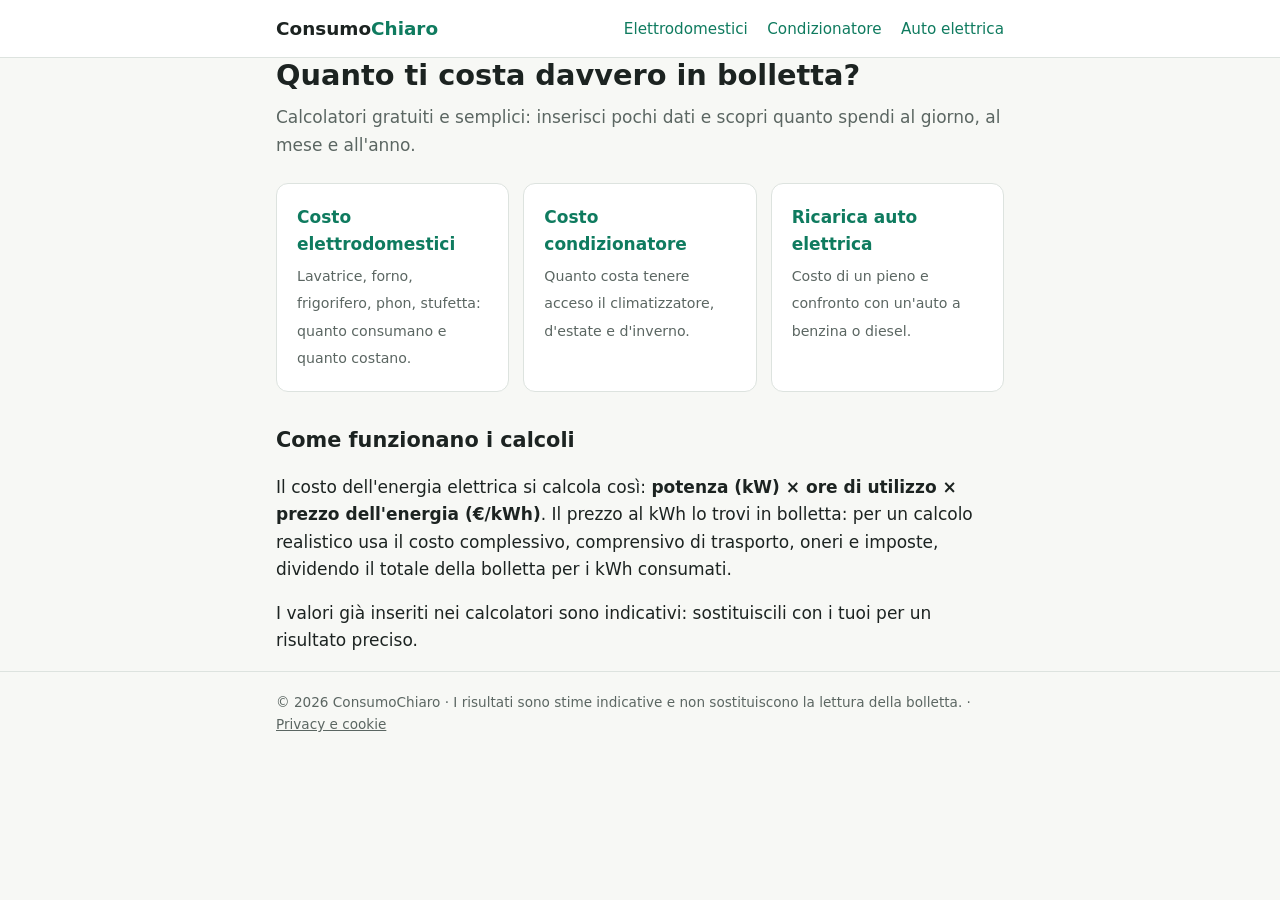
<file: index.html>
<!doctype html>
<html lang="it">
<head>
<meta charset="utf-8">
<meta name="google-site-verification" content="buTVipHKTJgm99zQC0LNwOZ0_ckWbktXVcO5ZFZ9wBU" />
<meta name="viewport" content="width=device-width, initial-scale=1">
<title>Consumo Chiaro – Quanto costa in bolletta</title>
<meta name="description" content="Calcolatori gratuiti per scoprire quanto costano in bolletta elettrodomestici, condizionatore e ricarica dell'auto elettrica.">
<link rel="stylesheet" href="style.css">
</head>
<body>
<header class="site"><div class="wrap">
  <a class="logo" href="index.html">Consumo<span>Chiaro</span></a>
  <nav>
    <a href="elettrodomestici.html">Elettrodomestici</a>
    <a href="condizionatore.html">Condizionatore</a>
    <a href="auto-elettrica.html">Auto elettrica</a>
  </nav>
</div></header>

<main class="wrap">
  <h1>Quanto ti costa davvero in bolletta?</h1>
  <p class="lead">Calcolatori gratuiti e semplici: inserisci pochi dati e scopri quanto spendi al giorno, al mese e all'anno.</p>

  <div class="grid">
    <a class="card tool-link" href="elettrodomestici.html">
      <strong>Costo elettrodomestici</strong>
      <small>Lavatrice, forno, frigorifero, phon, stufetta: quanto consumano e quanto costano.</small>
    </a>
    <a class="card tool-link" href="condizionatore.html">
      <strong>Costo condizionatore</strong>
      <small>Quanto costa tenere acceso il climatizzatore, d'estate e d'inverno.</small>
    </a>
    <a class="card tool-link" href="auto-elettrica.html">
      <strong>Ricarica auto elettrica</strong>
      <small>Costo di un pieno e confronto con un'auto a benzina o diesel.</small>
    </a>
  </div>

  <h2>Come funzionano i calcoli</h2>
  <p>Il costo dell'energia elettrica si calcola così: <b>potenza (kW) × ore di utilizzo × prezzo dell'energia (€/kWh)</b>. Il prezzo al kWh lo trovi in bolletta: per un calcolo realistico usa il costo complessivo, comprensivo di trasporto, oneri e imposte, dividendo il totale della bolletta per i kWh consumati.</p>
  <p>I valori già inseriti nei calcolatori sono indicativi: sostituiscili con i tuoi per un risultato preciso.</p>
</main>

<footer class="site"><div class="wrap">
  © <span id="year"></span> ConsumoChiaro · I risultati sono stime indicative e non sostituiscono la lettura della bolletta. · <a href="privacy.html">Privacy e cookie</a>
</div></footer>
<script src="common.js"></script>
</body>
</html>
</file>
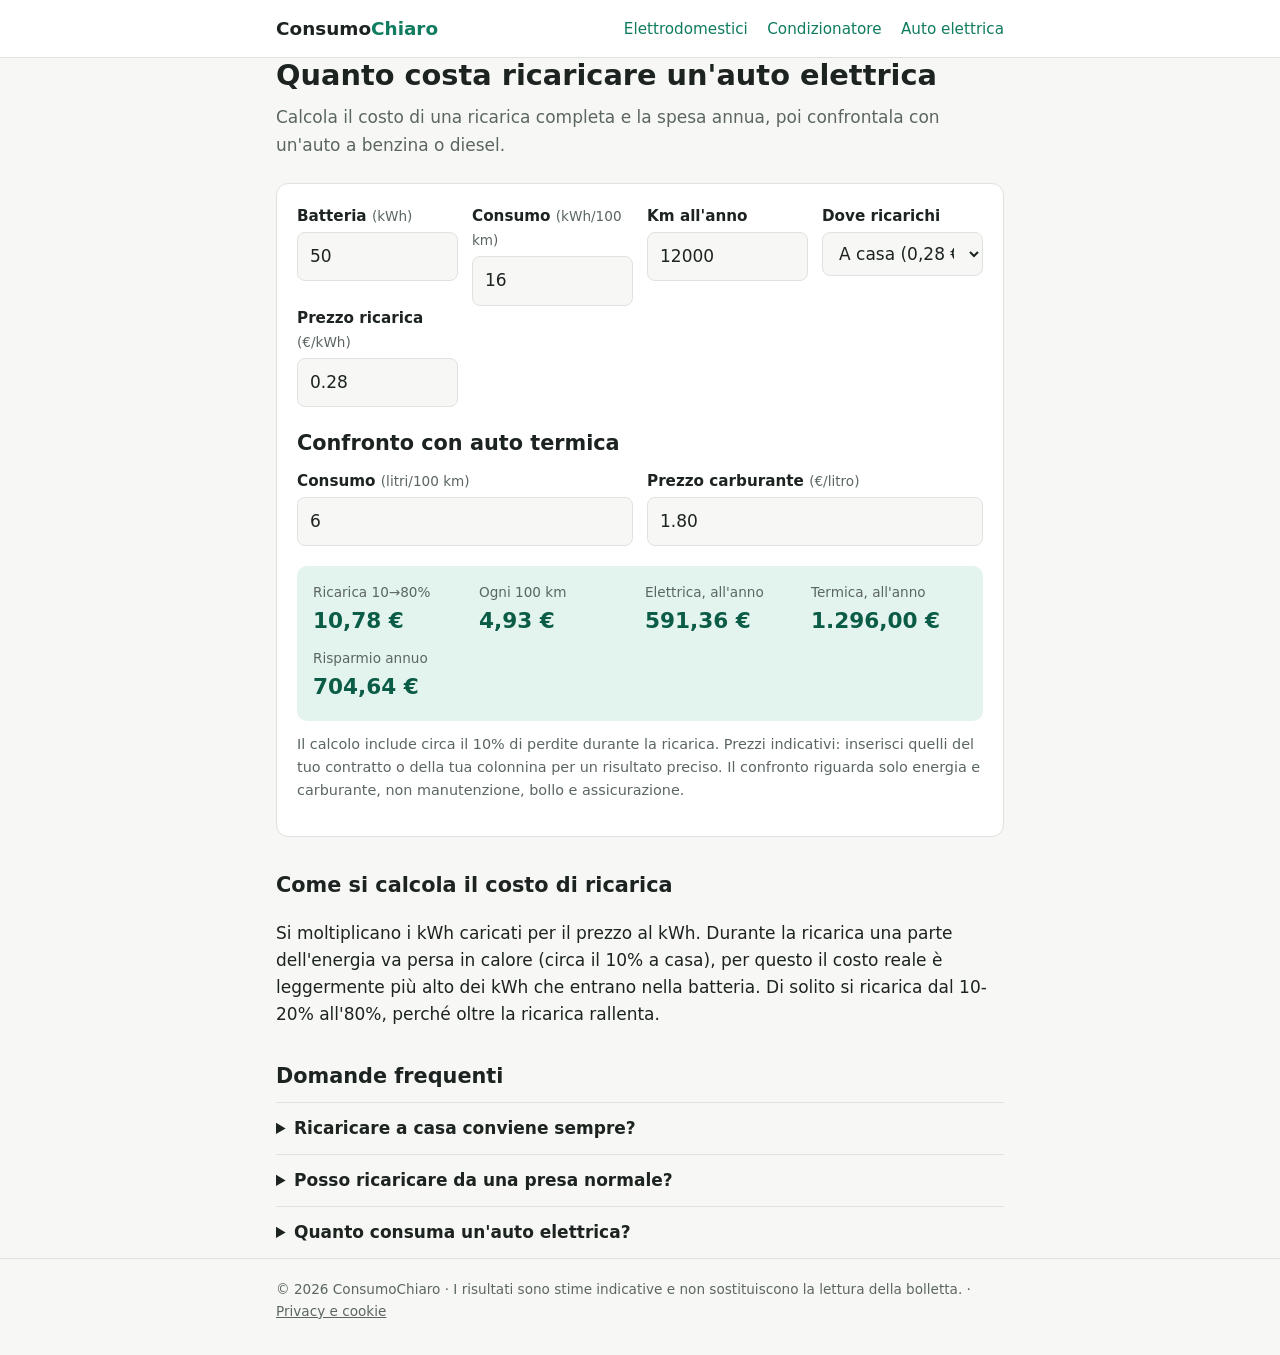
<file: auto-elettrica.html>
<!doctype html>
<html lang="it">
<head>
<meta charset="utf-8">
<meta name="viewport" content="width=device-width, initial-scale=1">
<title>Costo ricarica auto elettrica – Calcolatore e confronto benzina | ConsumoChiaro</title>
<meta name="description" content="Calcola quanto costa ricaricare un'auto elettrica a casa o alle colonnine e confronta la spesa con un'auto a benzina o diesel.">
<link rel="stylesheet" href="style.css">
</head>
<body>
<header class="site"><div class="wrap">
  <a class="logo" href="index.html">Consumo<span>Chiaro</span></a>
  <nav>
    <a href="elettrodomestici.html">Elettrodomestici</a>
    <a href="condizionatore.html">Condizionatore</a>
    <a href="auto-elettrica.html">Auto elettrica</a>
  </nav>
</div></header>

<main class="wrap">
  <h1>Quanto costa ricaricare un'auto elettrica</h1>
  <p class="lead">Calcola il costo di una ricarica completa e la spesa annua, poi confrontala con un'auto a benzina o diesel.</p>

  <form id="f" class="card">
    <div class="row">
      <div>
        <label for="bat">Batteria <span class="hint">(kWh)</span></label>
        <input id="bat" type="number" inputmode="decimal" min="0" step="any" value="50">
      </div>
      <div>
        <label for="cons">Consumo <span class="hint">(kWh/100 km)</span></label>
        <input id="cons" type="number" inputmode="decimal" min="0" step="any" value="16">
      </div>
      <div>
        <label for="km">Km all'anno</label>
        <input id="km" type="number" inputmode="decimal" min="0" step="500" value="12000">
      </div>
      <div>
        <label for="where">Dove ricarichi</label>
        <select id="where">
          <option value="0.28">A casa (0,28 €/kWh)</option>
          <option value="0.55">Colonnina pubblica lenta (0,55 €/kWh)</option>
          <option value="0.75">Colonnina rapida (0,75 €/kWh)</option>
          <option value="custom">Prezzo personalizzato</option>
        </select>
      </div>
      <div>
        <label for="p">Prezzo ricarica <span class="hint">(€/kWh)</span></label>
        <input id="p" type="number" inputmode="decimal" min="0" step="0.01" value="0.28">
      </div>
    </div>

    <h2 style="margin-top:20px">Confronto con auto termica</h2>
    <div class="row">
      <div>
        <label for="fuel">Consumo <span class="hint">(litri/100 km)</span></label>
        <input id="fuel" type="number" inputmode="decimal" min="0" step="any" value="6">
      </div>
      <div>
        <label for="fp">Prezzo carburante <span class="hint">(€/litro)</span></label>
        <input id="fp" type="number" inputmode="decimal" min="0" step="0.01" value="1.80">
      </div>
    </div>

    <div class="results" aria-live="polite">
      <div><small>Ricarica 10→80%</small><b id="r-charge">–</b></div>
      <div><small>Ogni 100 km</small><b id="r-100">–</b></div>
      <div><small>Elettrica, all'anno</small><b id="r-ev">–</b></div>
      <div><small>Termica, all'anno</small><b id="r-ice">–</b></div>
      <div><small>Risparmio annuo</small><b id="r-save">–</b></div>
    </div>
    <p class="note">Il calcolo include circa il 10% di perdite durante la ricarica. Prezzi indicativi: inserisci quelli del tuo contratto o della tua colonnina per un risultato preciso. Il confronto riguarda solo energia e carburante, non manutenzione, bollo e assicurazione.</p>
  </form>

  <h2>Come si calcola il costo di ricarica</h2>
  <p>Si moltiplicano i kWh caricati per il prezzo al kWh. Durante la ricarica una parte dell'energia va persa in calore (circa il 10% a casa), per questo il costo reale è leggermente più alto dei kWh che entrano nella batteria. Di solito si ricarica dal 10-20% all'80%, perché oltre la ricarica rallenta.</p>

  <h2>Domande frequenti</h2>
  <details><summary>Ricaricare a casa conviene sempre?</summary>
    <p>Quasi sempre è l'opzione più economica, soprattutto con una tariffa a fasce ricaricando di notte o con un impianto fotovoltaico. Le colonnine rapide sono comode in viaggio ma costano molto di più.</p></details>
  <details><summary>Posso ricaricare da una presa normale?</summary>
    <p>Sì, ma lentamente (circa 2 kW): una batteria da 50 kWh richiede più di un giorno intero. Una wallbox da 3,7-7,4 kW accorcia molto i tempi; potrebbe servire aumentare la potenza del contatore.</p></details>
  <details><summary>Quanto consuma un'auto elettrica?</summary>
    <p>In media 14-20 kWh ogni 100 km: meno in città, di più in autostrada e d'inverno, quando il riscaldamento e il freddo riducono l'autonomia.</p></details>
</main>

<footer class="site"><div class="wrap">
  © <span id="year"></span> ConsumoChiaro · I risultati sono stime indicative e non sostituiscono la lettura della bolletta. · <a href="privacy.html">Privacy e cookie</a>
</div></footer>
<script src="common.js"></script>
<script>
const where = document.getElementById('where');
where.addEventListener('change', () => {
  if (where.value !== 'custom') document.getElementById('p').value = where.value;
});
document.getElementById('p').addEventListener('input', () => { where.value = 'custom'; });
live('f', () => {
  const LOSS = 1.1;
  const p = val('p');
  const per100 = val('cons') * LOSS * p;
  const evYear = per100 * val('km') / 100;
  const iceYear = val('fuel') * val('fp') * val('km') / 100;
  put('r-charge', euro.format(val('bat') * 0.7 * LOSS * p));
  put('r-100', euro.format(per100));
  put('r-ev', euro.format(evYear));
  put('r-ice', euro.format(iceYear));
  const save = iceYear - evYear;
  put('r-save', (save < 0 ? '−' : '') + euro.format(Math.abs(save)));
});
</script>
</body>
</html>
</file>
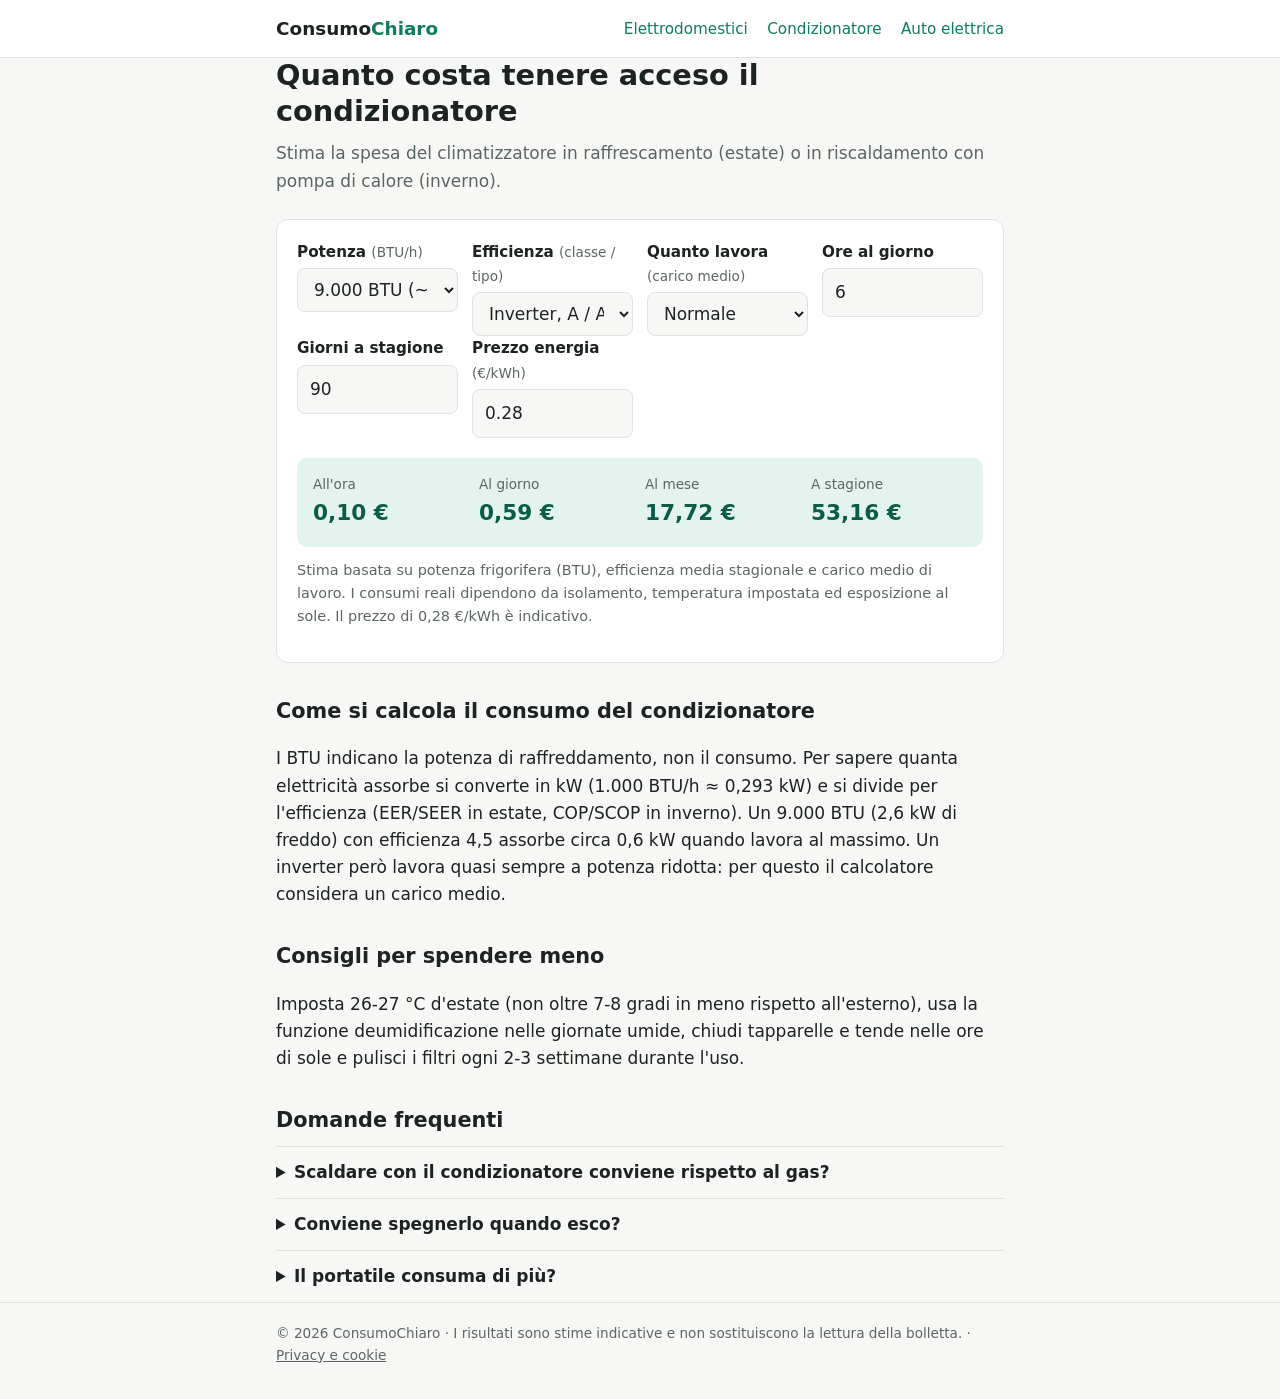
<file: condizionatore.html>
<!doctype html>
<html lang="it">
<head>
<meta charset="utf-8">
<meta name="viewport" content="width=device-width, initial-scale=1">
<title>Quanto consuma un condizionatore – Calcolatore costo | ConsumoChiaro</title>
<meta name="description" content="Calcola quanto costa tenere acceso il condizionatore: inserisci BTU, classe energetica e ore di utilizzo e scopri la spesa al mese e a stagione.">
<link rel="stylesheet" href="style.css">
</head>
<body>
<header class="site"><div class="wrap">
  <a class="logo" href="index.html">Consumo<span>Chiaro</span></a>
  <nav>
    <a href="elettrodomestici.html">Elettrodomestici</a>
    <a href="condizionatore.html">Condizionatore</a>
    <a href="auto-elettrica.html">Auto elettrica</a>
  </nav>
</div></header>

<main class="wrap">
  <h1>Quanto costa tenere acceso il condizionatore</h1>
  <p class="lead">Stima la spesa del climatizzatore in raffrescamento (estate) o in riscaldamento con pompa di calore (inverno).</p>

  <form id="f" class="card">
    <div class="row">
      <div>
        <label for="btu">Potenza <span class="hint">(BTU/h)</span></label>
        <select id="btu">
          <option value="7000">7.000 BTU (~ 15-20 m²)</option>
          <option value="9000" selected>9.000 BTU (~ 20-30 m²)</option>
          <option value="12000">12.000 BTU (~ 30-40 m²)</option>
          <option value="18000">18.000 BTU (~ 40-60 m²)</option>
          <option value="24000">24.000 BTU (~ 60-80 m²)</option>
        </select>
      </div>
      <div>
        <label for="eff">Efficienza <span class="hint">(classe / tipo)</span></label>
        <select id="eff">
          <option value="6">Inverter recente, A++ / A+++</option>
          <option value="4.5" selected>Inverter, A / A+</option>
          <option value="3">Vecchio o non inverter</option>
          <option value="2.2">Portatile</option>
        </select>
      </div>
      <div>
        <label for="load">Quanto lavora <span class="hint">(carico medio)</span></label>
        <select id="load">
          <option value="0.4">Poco (giornate miti)</option>
          <option value="0.6" selected>Normale</option>
          <option value="0.85">Molto (caldo/freddo intenso)</option>
        </select>
      </div>
      <div>
        <label for="h">Ore al giorno</label>
        <input id="h" type="number" inputmode="decimal" min="0" max="24" step="any" value="6">
      </div>
      <div>
        <label for="days">Giorni a stagione</label>
        <input id="days" type="number" inputmode="decimal" min="0" step="1" value="90">
      </div>
      <div>
        <label for="p">Prezzo energia <span class="hint">(€/kWh)</span></label>
        <input id="p" type="number" inputmode="decimal" min="0" step="0.01" value="0.28">
      </div>
    </div>

    <div class="results" aria-live="polite">
      <div><small>All'ora</small><b id="r-hour">–</b></div>
      <div><small>Al giorno</small><b id="r-day">–</b></div>
      <div><small>Al mese</small><b id="r-month">–</b></div>
      <div><small>A stagione</small><b id="r-season">–</b></div>
    </div>
    <p class="note">Stima basata su potenza frigorifera (BTU), efficienza media stagionale e carico medio di lavoro. I consumi reali dipendono da isolamento, temperatura impostata ed esposizione al sole. Il prezzo di 0,28 €/kWh è indicativo.</p>
  </form>

  <h2>Come si calcola il consumo del condizionatore</h2>
  <p>I BTU indicano la potenza di raffreddamento, non il consumo. Per sapere quanta elettricità assorbe si converte in kW (1.000 BTU/h ≈ 0,293 kW) e si divide per l'efficienza (EER/SEER in estate, COP/SCOP in inverno). Un 9.000 BTU (2,6 kW di freddo) con efficienza 4,5 assorbe circa 0,6 kW quando lavora al massimo. Un inverter però lavora quasi sempre a potenza ridotta: per questo il calcolatore considera un carico medio.</p>

  <h2>Consigli per spendere meno</h2>
  <p>Imposta 26-27 °C d'estate (non oltre 7-8 gradi in meno rispetto all'esterno), usa la funzione deumidificazione nelle giornate umide, chiudi tapparelle e tende nelle ore di sole e pulisci i filtri ogni 2-3 settimane durante l'uso.</p>

  <h2>Domande frequenti</h2>
  <details><summary>Scaldare con il condizionatore conviene rispetto al gas?</summary>
    <p>Spesso sì, con un climatizzatore inverter efficiente: produce 3-4 kWh di calore per ogni kWh elettrico consumato. La convenienza dipende dal prezzo di luce e gas e da quanto è freddo dove vivi.</p></details>
  <details><summary>Conviene spegnerlo quando esco?</summary>
    <p>Per assenze brevi (1-2 ore) con un inverter conviene alzare un po' la temperatura invece di spegnerlo. Per assenze lunghe conviene spegnerlo.</p></details>
  <details><summary>Il portatile consuma di più?</summary>
    <p>In genere sì: è meno efficiente di uno split fisso e, avendo il tubo di scarico nella stanza, disperde parte del lavoro fatto.</p></details>
</main>

<footer class="site"><div class="wrap">
  © <span id="year"></span> ConsumoChiaro · I risultati sono stime indicative e non sostituiscono la lettura della bolletta. · <a href="privacy.html">Privacy e cookie</a>
</div></footer>
<script src="common.js"></script>
<script>
live('f', () => {
  const kwCool = val('btu') / 1000 * 0.293;
  const eff = val('eff') || 1;
  const kwIn = kwCool / eff * val('load');
  const p = val('p');
  const h = Math.min(val('h'), 24);
  const hourCost = kwIn * p;
  put('r-hour', euro.format(hourCost));
  put('r-day', euro.format(hourCost * h));
  put('r-month', euro.format(hourCost * h * 30));
  put('r-season', euro.format(hourCost * h * val('days')));
});
</script>
</body>
</html>
</file>
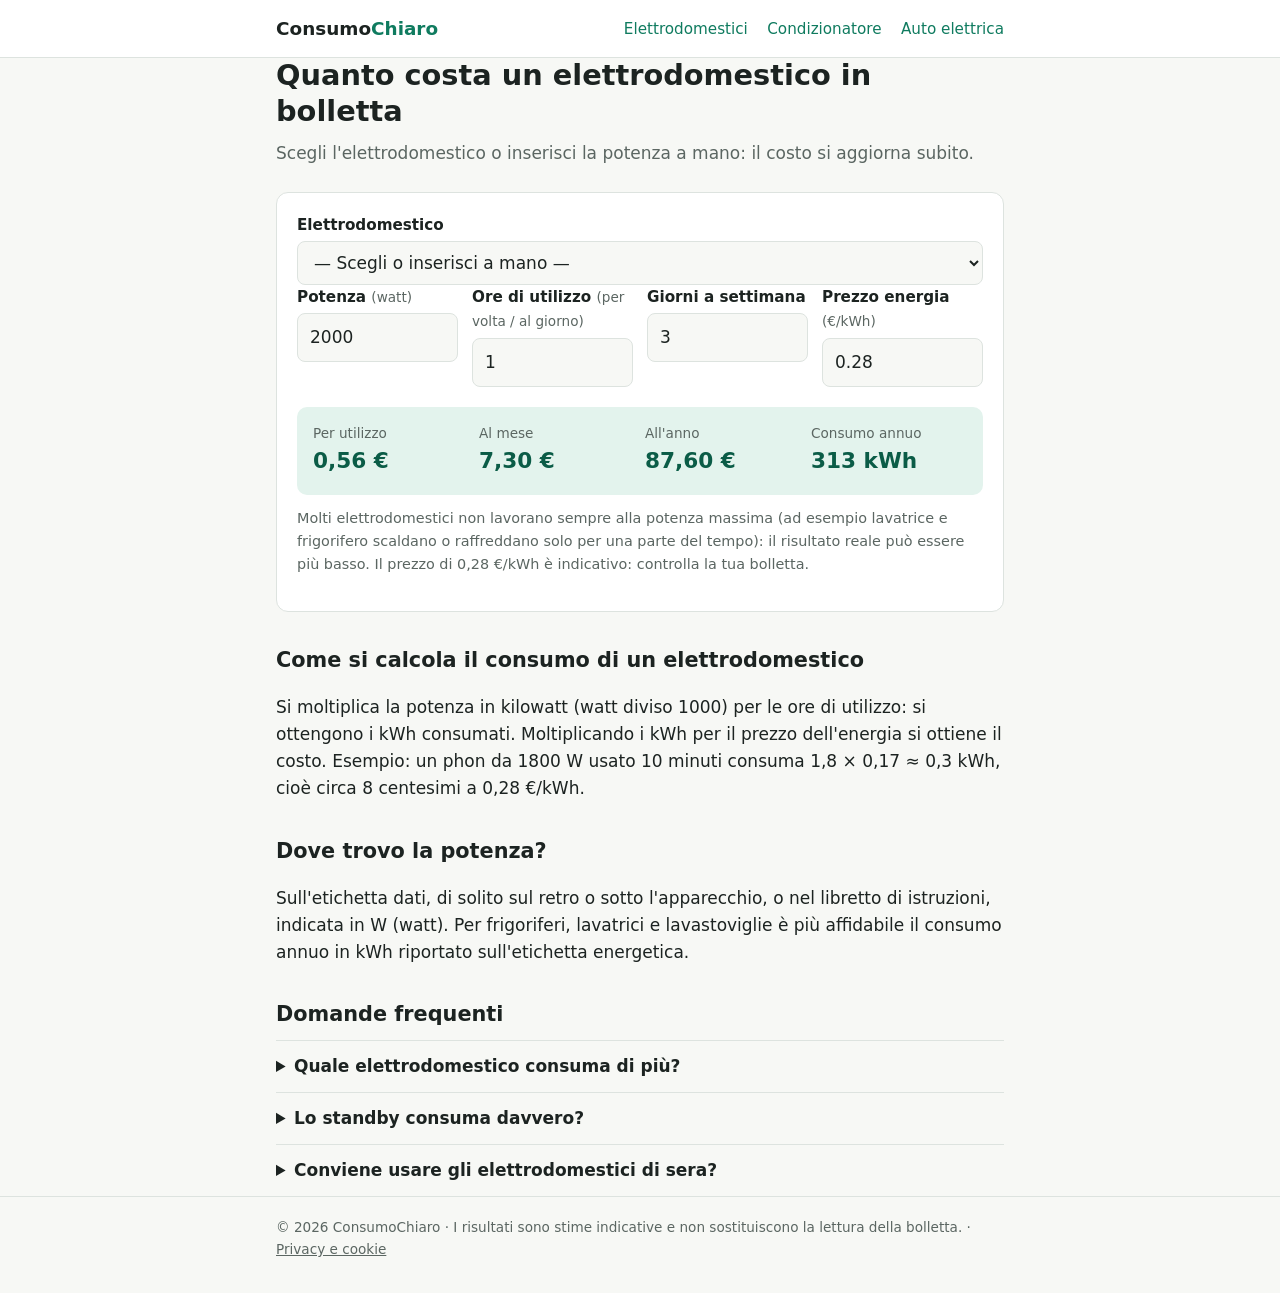
<file: elettrodomestici.html>
<!doctype html>
<html lang="it">
<head>
<meta charset="utf-8">
<meta name="viewport" content="width=device-width, initial-scale=1">
<title>Quanto consuma un elettrodomestico – Calcolatore costo | ConsumoChiaro</title>
<meta name="description" content="Calcola quanto costa in bolletta lavatrice, forno, frigorifero, phon, stufetta elettrica e altri elettrodomestici: costo al giorno, al mese e all'anno.">
<link rel="stylesheet" href="style.css">
</head>
<body>
<header class="site"><div class="wrap">
  <a class="logo" href="index.html">Consumo<span>Chiaro</span></a>
  <nav>
    <a href="elettrodomestici.html">Elettrodomestici</a>
    <a href="condizionatore.html">Condizionatore</a>
    <a href="auto-elettrica.html">Auto elettrica</a>
  </nav>
</div></header>

<main class="wrap">
  <h1>Quanto costa un elettrodomestico in bolletta</h1>
  <p class="lead">Scegli l'elettrodomestico o inserisci la potenza a mano: il costo si aggiorna subito.</p>

  <form id="f" class="card">
    <label for="preset">Elettrodomestico</label>
    <select id="preset">
      <option value="">— Scegli o inserisci a mano —</option>
      <option value="2000|1|3">Lavatrice (lavaggio 40°)</option>
      <option value="2500|1|3">Asciugatrice</option>
      <option value="1300|1.5|4">Lavastoviglie</option>
      <option value="2200|1|3">Forno elettrico</option>
      <option value="1000|0.2|7">Forno a microonde</option>
      <option value="40|24|7">Frigorifero (media reale)</option>
      <option value="2000|2|7">Stufetta elettrica</option>
      <option value="1800|0.2|7">Phon / asciugacapelli</option>
      <option value="2000|0.1|7">Bollitore elettrico</option>
      <option value="100|4|7">Televisore</option>
      <option value="150|6|5">PC fisso</option>
      <option value="50|6|5">Computer portatile</option>
      <option value="1200|1|3">Ferro da stiro</option>
    </select>

    <div class="row">
      <div>
        <label for="w">Potenza <span class="hint">(watt)</span></label>
        <input id="w" type="number" inputmode="decimal" min="0" step="any" value="2000">
      </div>
      <div>
        <label for="h">Ore di utilizzo <span class="hint">(per volta / al giorno)</span></label>
        <input id="h" type="number" inputmode="decimal" min="0" step="any" value="1">
      </div>
      <div>
        <label for="d">Giorni a settimana</label>
        <input id="d" type="number" inputmode="decimal" min="0" max="7" step="any" value="3">
      </div>
      <div>
        <label for="p">Prezzo energia <span class="hint">(€/kWh)</span></label>
        <input id="p" type="number" inputmode="decimal" min="0" step="0.01" value="0.28">
      </div>
    </div>

    <div class="results" aria-live="polite">
      <div><small>Per utilizzo</small><b id="r-use">–</b></div>
      <div><small>Al mese</small><b id="r-month">–</b></div>
      <div><small>All'anno</small><b id="r-year">–</b></div>
      <div><small>Consumo annuo</small><b id="r-kwh">–</b></div>
    </div>
    <p class="note">Molti elettrodomestici non lavorano sempre alla potenza massima (ad esempio lavatrice e frigorifero scaldano o raffreddano solo per una parte del tempo): il risultato reale può essere più basso. Il prezzo di 0,28 €/kWh è indicativo: controlla la tua bolletta.</p>
  </form>

  <h2>Come si calcola il consumo di un elettrodomestico</h2>
  <p>Si moltiplica la potenza in kilowatt (watt diviso 1000) per le ore di utilizzo: si ottengono i kWh consumati. Moltiplicando i kWh per il prezzo dell'energia si ottiene il costo. Esempio: un phon da 1800 W usato 10 minuti consuma 1,8 × 0,17 ≈ 0,3 kWh, cioè circa 8 centesimi a 0,28 €/kWh.</p>

  <h2>Dove trovo la potenza?</h2>
  <p>Sull'etichetta dati, di solito sul retro o sotto l'apparecchio, o nel libretto di istruzioni, indicata in W (watt). Per frigoriferi, lavatrici e lavastoviglie è più affidabile il consumo annuo in kWh riportato sull'etichetta energetica.</p>

  <h2>Domande frequenti</h2>
  <details><summary>Quale elettrodomestico consuma di più?</summary>
    <p>Quelli che producono calore: stufette elettriche, asciugatrici, forni, scaldabagni elettrici e, d'inverno, i condizionatori in modalità riscaldamento. Lasciati accesi per molte ore pesano molto più di TV o computer.</p></details>
  <details><summary>Lo standby consuma davvero?</summary>
    <p>Sì, poco ma sempre: un dispositivo che consuma 2 W in standby tutto l'anno costa circa 5 € l'anno a 0,28 €/kWh. Con dieci dispositivi la cifra diventa significativa.</p></details>
  <details><summary>Conviene usare gli elettrodomestici di sera?</summary>
    <p>Solo se hai una tariffa a fasce orarie: in quel caso la fascia serale e il weekend costano di solito meno. Con una tariffa monoraria il prezzo è uguale a qualsiasi ora.</p></details>
</main>

<footer class="site"><div class="wrap">
  © <span id="year"></span> ConsumoChiaro · I risultati sono stime indicative e non sostituiscono la lettura della bolletta. · <a href="privacy.html">Privacy e cookie</a>
</div></footer>
<script src="common.js"></script>
<script>
document.getElementById('preset').addEventListener('change', e => {
  if (!e.target.value) return;
  const [w, h, d] = e.target.value.split('|');
  document.getElementById('w').value = w;
  document.getElementById('h').value = h;
  document.getElementById('d').value = d;
});
live('f', () => {
  const kwhUse = val('w') / 1000 * val('h');
  const days = Math.min(val('d'), 7);
  const kwhYear = kwhUse * days * 52.14;
  const p = val('p');
  put('r-use', euro.format(kwhUse * p));
  put('r-month', euro.format(kwhYear / 12 * p));
  put('r-year', euro.format(kwhYear * p));
  put('r-kwh', num(kwhYear, 0) + ' kWh');
});
</script>
</body>
</html>
</file>
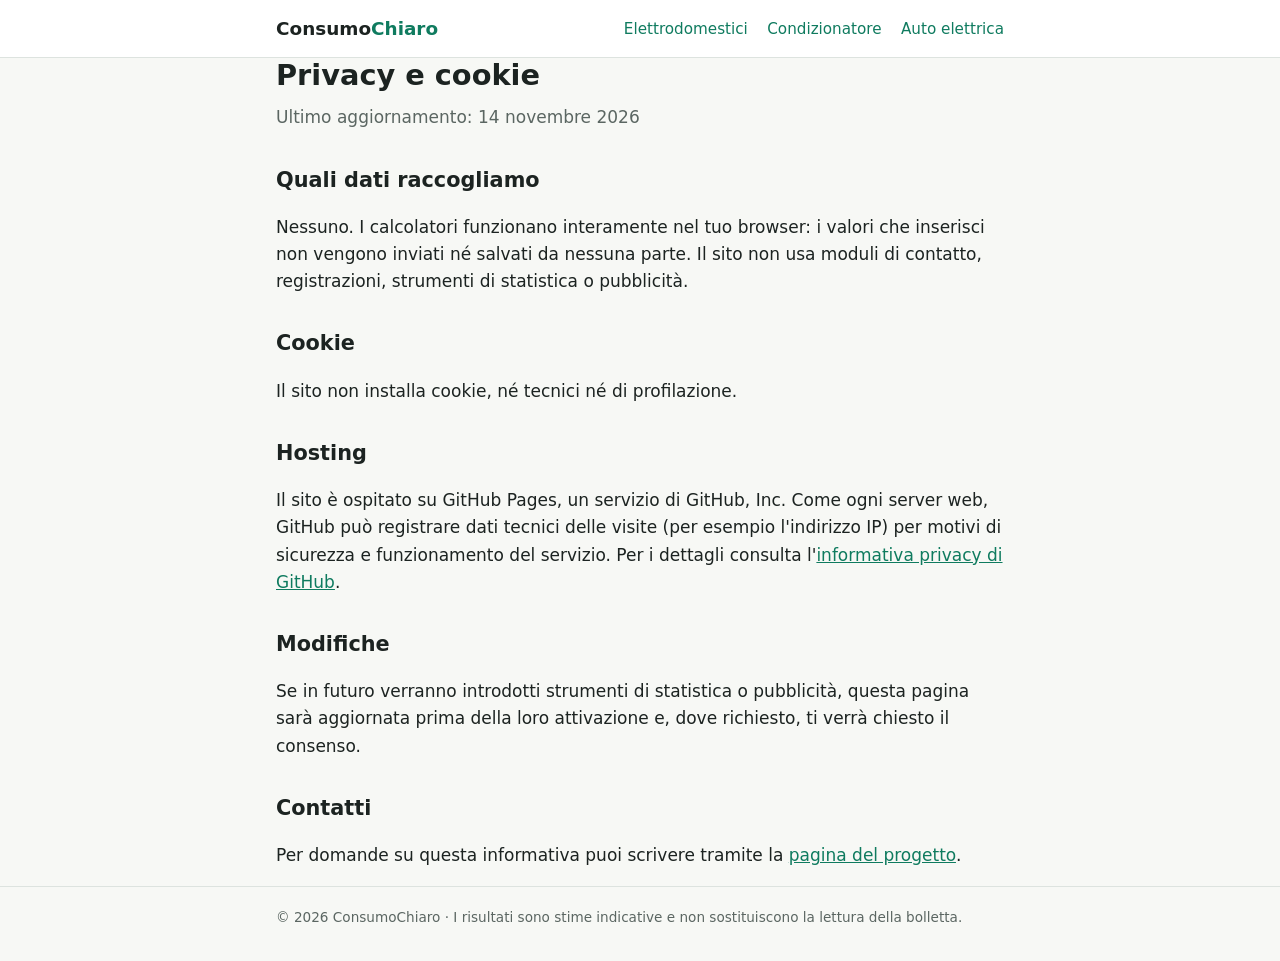
<file: privacy.html>
<!doctype html>
<html lang="it">
<head>
<meta charset="utf-8">
<meta name="viewport" content="width=device-width, initial-scale=1">
<title>Privacy e cookie | ConsumoChiaro</title>
<meta name="description" content="Informativa privacy e cookie del sito ConsumoChiaro.">
<meta name="robots" content="noindex">
<link rel="stylesheet" href="style.css">
</head>
<body>
<header class="site"><div class="wrap">
  <a class="logo" href="index.html">Consumo<span>Chiaro</span></a>
  <nav>
    <a href="elettrodomestici.html">Elettrodomestici</a>
    <a href="condizionatore.html">Condizionatore</a>
    <a href="auto-elettrica.html">Auto elettrica</a>
  </nav>
</div></header>

<main class="wrap">
  <h1>Privacy e cookie</h1>
  <p class="lead">Ultimo aggiornamento: 14 novembre 2026</p>

  <h2>Quali dati raccogliamo</h2>
  <p>Nessuno. I calcolatori funzionano interamente nel tuo browser: i valori che inserisci non vengono inviati né salvati da nessuna parte. Il sito non usa moduli di contatto, registrazioni, strumenti di statistica o pubblicità.</p>

  <h2>Cookie</h2>
  <p>Il sito non installa cookie, né tecnici né di profilazione.</p>

  <h2>Hosting</h2>
  <p>Il sito è ospitato su GitHub Pages, un servizio di GitHub, Inc. Come ogni server web, GitHub può registrare dati tecnici delle visite (per esempio l'indirizzo IP) per motivi di sicurezza e funzionamento del servizio. Per i dettagli consulta l'<a href="https://docs.github.com/it/site-policy/privacy-policies/github-general-privacy-statement" rel="noopener">informativa privacy di GitHub</a>.</p>

  <h2>Modifiche</h2>
  <p>Se in futuro verranno introdotti strumenti di statistica o pubblicità, questa pagina sarà aggiornata prima della loro attivazione e, dove richiesto, ti verrà chiesto il consenso.</p>

  <h2>Contatti</h2>
  <p>Per domande su questa informativa puoi scrivere tramite la <a href="https://github.com/mazzierialessandro99-wq/consumochiaro/issues" rel="noopener">pagina del progetto</a>.</p>
</main>

<footer class="site"><div class="wrap">
  © <span id="year"></span> ConsumoChiaro · I risultati sono stime indicative e non sostituiscono la lettura della bolletta.
</div></footer>
<script src="common.js"></script>
</body>
</html>
</file>
<file: style.css>
:root {
  --bg: #f7f8f5;
  --surface: #ffffff;
  --text: #1c2321;
  --muted: #5b6662;
  --border: #dde3df;
  --accent: #0f7b5f;
  --accent-soft: #e3f3ed;
  --result: #0b5c47;
  --radius: 12px;
}
@media (prefers-color-scheme: dark) {
  :root {
    --bg: #121615;
    --surface: #1b2120;
    --text: #e8eeeb;
    --muted: #9aa8a3;
    --border: #2c3532;
    --accent: #3cc49c;
    --accent-soft: #173029;
    --result: #6fe0bd;
  }
}
* { box-sizing: border-box; }
html { -webkit-text-size-adjust: 100%; }
body {
  margin: 0;
  background: var(--bg);
  color: var(--text);
  font: 17px/1.6 system-ui, -apple-system, "Segoe UI", Roboto, sans-serif;
}
a { color: var(--accent); }
.wrap { max-width: 760px; margin: 0 auto; padding: 0 16px; }
header.site {
  border-bottom: 1px solid var(--border);
  background: var(--surface);
}
header.site .wrap {
  display: flex; flex-wrap: wrap; gap: 8px 20px;
  align-items: center; justify-content: space-between;
  padding-top: 14px; padding-bottom: 14px;
}
.logo { font-weight: 700; font-size: 1.15rem; color: var(--text); text-decoration: none; }
.logo span { color: var(--accent); }
nav a { margin-right: 14px; text-decoration: none; font-size: .95rem; }
nav a:last-child { margin-right: 0; }
main { padding: 28px 0 48px; }
h1 { font-size: 1.8rem; line-height: 1.25; margin: 0 0 10px; }
h2 { font-size: 1.3rem; margin: 32px 0 8px; }
.lead { color: var(--muted); margin: 0 0 24px; }
.card {
  background: var(--surface);
  border: 1px solid var(--border);
  border-radius: var(--radius);
  padding: 20px;
}
.grid { display: grid; gap: 14px; grid-template-columns: repeat(auto-fit, minmax(210px, 1fr)); }
.tool-link { display: block; text-decoration: none; color: var(--text); }
.tool-link:hover { border-color: var(--accent); }
.tool-link strong { display: block; margin-bottom: 4px; color: var(--accent); }
.tool-link small { color: var(--muted); }
label { display: block; font-weight: 600; font-size: .95rem; margin: 14px 0 4px; }
label:first-child { margin-top: 0; }
.hint { font-weight: 400; color: var(--muted); font-size: .85rem; }
input, select {
  width: 100%; padding: 10px 12px; font: inherit;
  color: var(--text); background: var(--bg);
  border: 1px solid var(--border); border-radius: 8px;
}
input:focus, select:focus { outline: 2px solid var(--accent); outline-offset: 1px; }
.row { display: grid; gap: 0 14px; grid-template-columns: repeat(auto-fit, minmax(160px, 1fr)); }
.results {
  margin-top: 20px; padding: 16px;
  background: var(--accent-soft); border-radius: 10px;
  display: grid; gap: 10px; grid-template-columns: repeat(auto-fit, minmax(140px, 1fr));
}
.results div small { display: block; color: var(--muted); font-size: .85rem; }
.results div b { font-size: 1.35rem; color: var(--result); font-variant-numeric: tabular-nums; }
.note { font-size: .9rem; color: var(--muted); margin-top: 12px; }
details { border-top: 1px solid var(--border); padding: 12px 0; }
summary { cursor: pointer; font-weight: 600; }
table { width: 100%; border-collapse: collapse; font-size: .95rem; }
th, td { text-align: left; padding: 8px 6px; border-bottom: 1px solid var(--border); }
td.num, th.num { text-align: right; font-variant-numeric: tabular-nums; }
.table-wrap { overflow-x: auto; }
footer.site { border-top: 1px solid var(--border); color: var(--muted); font-size: .85rem; padding: 20px 0 32px; }
footer.site a { color: var(--muted); }
</file>
